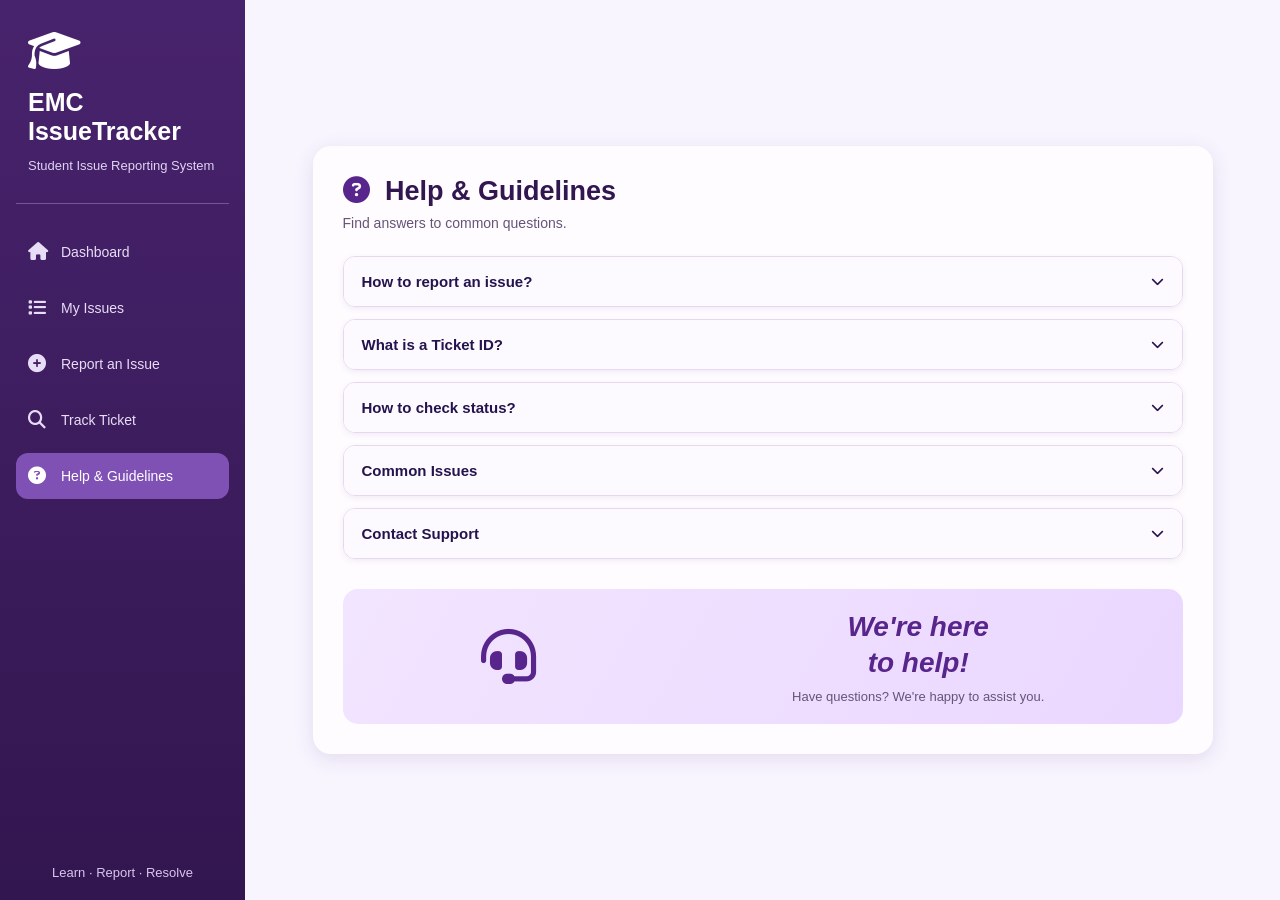
<file: help-guidelines.html>
<!DOCTYPE html>
<html lang="en">

<head>
    <meta charset="UTF-8">
    <meta name="viewport" content="width=device-width, initial-scale=1.0">
    <title>EMC Issue Tracker | Help & Guidelines</title>

    <link rel="stylesheet" href="help-guidelines.css">

    <link rel="stylesheet"
        href="https://cdnjs.cloudflare.com/ajax/libs/font-awesome/6.5.2/css/all.min.css">
    
   <script src="help-guidelines.js" defer></script>
</head>

<body>

    <div class="app">

        <!-- SIDEBAR -->
        <aside class="sidebar">

            <div class="brand">
                <div class="brand-icon">
                    <i class="fa-solid fa-graduation-cap"></i>
                </div>

                <h2>EMC<br>IssueTracker</h2>
                <p>Student Issue Reporting System</p>
            </div>

            <!-- NAVIGATION -->
            <nav class="navigation">

                <a href="#" class="nav-link">
                    <i class="fa-solid fa-house"></i>
                    <span>Dashboard</span>
                </a>

                <a href="#" class="nav-link">
                    <i class="fa-solid fa-list"></i>
                    <span>My Issues</span>
                </a>

                <a href="#" class="nav-link">
                    <i class="fa-solid fa-circle-plus"></i>
                    <span>Report an Issue</span>
                </a>

                <a href="#" class="nav-link">
                    <i class="fa-solid fa-magnifying-glass"></i>
                    <span>Track Ticket</span>
                </a>

                <a href="index.html" class="nav-link active">
                    <i class="fa-solid fa-circle-question"></i>
                    <span>Help & Guidelines</span>
                </a>

            </nav>

            <div class="sidebar-footer">
                <p>Learn · Report · Resolve</p>
            </div>

        </aside>


        <!-- MAIN CONTENT -->
        <main class="main-content">

            <section class="help-container">

                <!-- PAGE HEADING -->
                <div class="page-heading">

                    <h1>
                        <i class="fa-solid fa-circle-question"></i>
                        Help & Guidelines
                    </h1>

                    <p>Find answers to common questions.</p>

                </div>


                <!-- FAQ SECTION -->
                <div class="faq-section">


                    <!-- QUESTION 1 -->
                    <div class="faq-item">

                        <a href="#faq1" class="faq-question">
                            <span>How to report an issue?</span>
                            <i class="fa-solid fa-chevron-down"></i>
                        </a>

                        <div class="faq-answer" id="faq1">

                            <p>Follow these steps to report an issue:</p>

                            <ul>
                                <li>Open the Report an Issue page.</li>
                                <li>Select the appropriate issue category.</li>
                                <li>Enter a clear description of your problem.</li>
                                <li>Upload a screenshot if necessary.</li>
                                <li>Click the Submit Issue button.</li>
                            </ul>

                            <p>After submission, a unique Ticket ID will be generated for your issue.</p>

                        </div>

                    </div>


                    <!-- QUESTION 2 -->
                    <div class="faq-item">

                        <a href="#faq2" class="faq-question">
                            <span>What is a Ticket ID?</span>
                            <i class="fa-solid fa-chevron-down"></i>
                        </a>

                        <div class="faq-answer" id="faq2">

                            <p>A Ticket ID is a unique identification number assigned to every reported issue.</p>

                            <p>For example: EMC-1001</p>

                            <p>You can use this ID to search for your issue and check its current status.</p>

                        </div>

                    </div>


                    <!-- QUESTION 3 -->
                    <div class="faq-item">

                        <a href="#faq3" class="faq-question">
                            <span>How to check status?</span>
                            <i class="fa-solid fa-chevron-down"></i>
                        </a>

                        <div class="faq-answer" id="faq3">

                            <p>You can check your issue status by following these steps:</p>

                            <ul>
                                <li>Open the Track Ticket page.</li>
                                <li>Enter your Ticket ID.</li>
                                <li>Click the Search button.</li>
                                <li>Your current issue status will be displayed.</li>
                            </ul>

                            <p>Your issue may have one of these statuses:</p>

                            <ul>
                                <li>Pending</li>
                                <li>In Progress</li>
                                <li>Resolved</li>
                            </ul>

                        </div>

                    </div>


                    <!-- QUESTION 4 -->
                    <div class="faq-item">

                        <a href="#faq4" class="faq-question">
                            <span>Common Issues</span>
                            <i class="fa-solid fa-chevron-down"></i>
                        </a>

                        <div class="faq-answer" id="faq4">

                            <p>Some common issues that can be reported through the EMC Issue Tracker include:</p>

                            <ul>
                                <li>Unable to log in to the EMC portal.</li>
                                <li>Incorrect project status.</li>
                                <li>Profile information not updating.</li>
                                <li>Technical errors on the website.</li>
                                <li>Other portal-related problems.</li>
                            </ul>

                            <p>Choose the correct category while reporting your issue.</p>

                        </div>

                    </div>


                    <!-- QUESTION 5 -->
                    <div class="faq-item">

                        <a href="#faq5" class="faq-question">
                            <span>Contact Support</span>
                            <i class="fa-solid fa-chevron-down"></i>
                        </a>

                        <div class="faq-answer" id="faq5">

                            <p>Still facing a problem?</p>

                            <p>Please contact the appropriate EMC support team or your college administrator for further assistance.</p>

                            <p>Make sure to provide your Ticket ID and a clear explanation of your issue.</p>

                        </div>

                    </div>

                </div>


                <!-- SUPPORT SECTION -->
                <div class="support-section">

                    <div class="support-person">
                        <i class="fa-solid fa-headset"></i>
                       
                    </div>

                    <div class="support-message">
                        <p>We're here<br>to help!</p>
                        <span>Have questions? We're happy to assist you.</span>
                    </div>

                </div>

            </section>

        </main>

    </div>

</body>
</html>
</file>
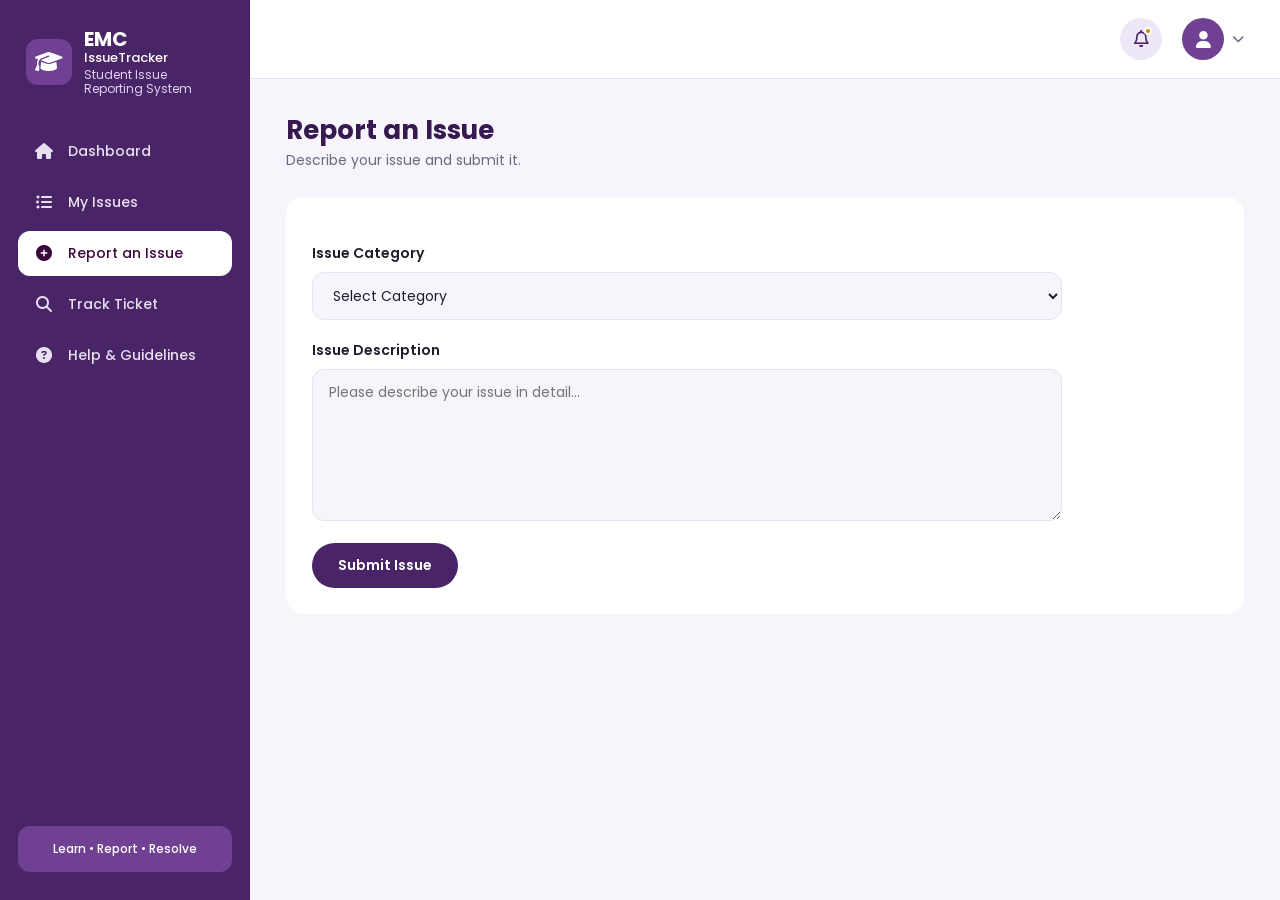
<file: reportissue.html>
<!DOCTYPE html>
<html lang="en">
<head>
    <meta charset="UTF-8">
    <meta name="viewport" content="width=device-width, initial-scale=1.0">

    <title>Report an Issue | EMC IssueTracker</title>

    <!-- Google Font -->
    <link rel="preconnect" href="https://fonts.googleapis.com">
    <link rel="preconnect" href="https://fonts.gstatic.com" crossorigin>
    <link href="https://fonts.googleapis.com/css2?family=Poppins:wght@400;500;600;700&display=swap" rel="stylesheet">

    <!-- Font Awesome Icons -->
    <link rel="stylesheet" href="https://cdnjs.cloudflare.com/ajax/libs/font-awesome/6.5.1/css/all.min.css">

    <!-- Custom CSS -->
    <link rel="stylesheet" href="reportissue.css">
</head>

<body>

<div class="app">

    <!-- SIDEBAR -->
    <aside class="sidebar" id="sidebar">

        <div class="brand">
            <div class="brand-icon">
                <i class="fa-solid fa-graduation-cap"></i>
            </div>

            <div class="brand-text">
                <span class="brand-title">EMC</span>
                <span class="brand-sub">IssueTracker</span>
                <p>Student Issue<br>Reporting System</p>
            </div>
        </div>

        <nav class="nav">
            <ul>
                <li>
                    <a href="#" class="nav-link">
                        <i class="fa-solid fa-house"></i>
                        <span>Dashboard</span>
                    </a>
                </li>

                <li>
                    <a href="my-issues.html" class="nav-link">
                        <i class="fa-solid fa-list-ul"></i>
                        <span>My Issues</span>
                    </a>
                </li>

                <li>
                    <a href="reportissue.html" class="nav-link active">
                        <i class="fa-solid fa-circle-plus"></i>
                        <span>Report an Issue</span>
                    </a>
                </li>

                <li>
                    <a href="#" class="nav-link">
                        <i class="fa-solid fa-magnifying-glass"></i>
                        <span>Track Ticket</span>
                    </a>
                </li>

                <li>
                    <a href="#" class="nav-link">
                        <i class="fa-solid fa-circle-question"></i>
                        <span>Help &amp; Guidelines</span>
                    </a>
                </li>
            </ul>
        </nav>

        <div class="sidebar-footer">
            <span>Learn • Report • Resolve</span>
        </div>

    </aside>

    <!-- MOBILE OVERLAY -->
    <div class="overlay" id="overlay"></div>

    <!-- MAIN WRAPPER -->
    <div class="main-wrapper">

        <!-- TOP HEADER -->
        <header class="topbar">
            <button class="menu-toggle" id="menuToggle" aria-label="Toggle menu">
                <i class="fa-solid fa-bars"></i>
            </button>
             <div class="topbar-actions">
            <button class="icon-btn notification" aria-label="Notifications">
                <i class="fa-regular fa-bell"></i>
                <span class="notification-dot"></span>
            </button>

            <div class="profile" tabindex="0">
                <div class="avatar">
                    <i class="fa-solid fa-user"></i>
                </div>
                <i class="fa-solid fa-chevron-down profile-arrow"></i>
            </div>
        </div>
        </header>

        <!-- MAIN CONTENT -->
        <main class="content">

            <section class="page-header">
                <div>
                    <h1>Report an Issue</h1>
                    <p>Describe your issue and submit it.</p>
                </div>
            </section>

            <section class="card" id="report-issue">

                <form id="issueForm">

                    <label for="issueCategory">Issue Category</label>

                    <select id="issueCategory" required>
                        <option value="">Select Category</option>
                        <option value="Profile">Profile</option>
                        <option value="Project">Project</option>
                        <option value="Login">Login</option>
                        <option value="Other">Other</option>
                    </select>

                    <label for="issueDescription">Issue Description</label>

                    <textarea
                        id="issueDescription"
                        placeholder="Please describe your issue in detail..."
                        rows="6"
                        required></textarea>

                    <button type="submit">Submit Issue</button>

                </form>

            </section>

        </main>

    </div>

</div>

<script src="reportissue.js"></script>

</body>
</html>
</file>
<file: help-guidelines.css>
* {
    margin: 0;
    padding: 0;
    box-sizing: border-box;
}

body {
    font-family: Arial, sans-serif;
    background-color: #F8F5FF;
    color: #24134D;
}

/* MAIN LAYOUT */

.app {
    display: flex;
    min-height: 100vh;
}

/* SIDEBAR */

.sidebar {
    width: 245px;
    min-height: 100vh;
    flex-shrink: 0;
    background: linear-gradient(180deg, #48236D, #32164F);
    color: white;
    padding: 28px 16px 20px;
    display: flex;
    flex-direction: column;
}

.brand {
    padding: 0 12px 28px;
    border-bottom: 1px solid #76539A;
}

.brand-icon {
    font-size: 42px;
    margin-bottom: 12px;
}

.brand h2 {
    font-size: 25px;
    line-height: 1.15;
}

.brand p {
    color: #E0D2F4;
    font-size: 13px;
    margin-top: 10px;
    line-height: 1.5;
}

/* NAVIGATION */

.navigation {
    margin-top: 25px;
    display: flex;
    flex-direction: column;
    gap: 10px;
}

.nav-link {
    display: flex;
    align-items: center;
    gap: 13px;
    padding: 14px 12px;
    border-radius: 12px;
    color: #E8DDF6;
    text-decoration: none;
    font-size: 14px;
    transition: 0.2s;
}

.nav-link i {
    width: 20px;
    font-size: 18px;
}

.nav-link:hover,
.nav-link.active {
    background-color: #8051B5;
    color: white;
}

/* SIDEBAR FOOTER */

.sidebar-footer {
    margin-top: auto;
    padding: 24px 8px 0;
    color: #D9C5F0;
    font-size: 13px;
    text-align: center;
}

/* MAIN CONTENT */

.main-content {
    flex: 1;
    padding: 35px;
    display: flex;
    justify-content: center;
    align-items: center;
}

.help-container {
    width: 100%;
    max-width: 900px;
    padding: 30px;
    background-color: #FFFCFF;
    border-radius: 18px;
    box-shadow: 0 5px 20px rgba(72, 35, 109, 0.12);
}

/* HEADING */

.page-heading {
    margin-bottom: 25px;
}

.page-heading h1 {
    font-size: 27px;
    color: #32164F;
    margin-bottom: 8px;
}

.page-heading h1 i {
    color: #57258B;
    margin-right: 8px;
}

.page-heading p {
    font-size: 14px;
    color: #665477;
}

/* FAQ SECTION */

.faq-section {
    display: flex;
    flex-direction: column;
    gap: 12px;
}

.faq-item {
    border: 1px solid #E5D9F1;
    border-radius: 12px;
    overflow: hidden;
    box-shadow: 0 2px 6px rgba(72, 35, 109, 0.08);
}

/* FAQ QUESTION */

.faq-question {
    display: flex;
    justify-content: space-between;
    align-items: center;
    padding: 16px 18px;
    background-color: #FCF9FF;
    color: #24134D;
    text-decoration: none;
    font-size: 15px;
    font-weight: bold;
    cursor: pointer;
}

.faq-question:hover {
    background-color: #F1E7FF;
}

.faq-question i {
    font-size: 13px;
    transition: transform 0.3s;
}

.faq-question:focus-visible {
    outline: 2px solid #8051B5;
    outline-offset: -2px;
}

/* ROTATE ARROW */

.faq-item.active .faq-question i {
    transform: rotate(180deg);
}

/* FAQ ANSWER */

.faq-answer {
    display: none;
    padding: 18px;
    background-color: white;
    border-top: 1px solid #E5D9F1;
    color: #59496B;
    font-size: 14px;
    line-height: 1.7;
}

.faq-answer.show {
    display: block;
}

.faq-answer p {
    margin-bottom: 10px;
}

.faq-answer ul {
    padding-left: 22px;
    margin-bottom: 10px;
}

.faq-answer li {
    margin-bottom: 5px;
}

/* SUPPORT SECTION */

.support-section {
    margin-top: 30px;
    padding: 20px;
    background: linear-gradient(120deg, #F2E5FF, #EAD7FF);
    border-radius: 15px;
    display: flex;
    align-items: center;
    justify-content: space-around;
    gap: 20px;
}

.support-person {
    display: flex;
    align-items: center;
    gap: 15px;
}

.support-person i {
    font-size: 55px;
    color: #58258C;
}


.support-message {
    text-align: center;
}

.support-message p {
    font-size: 28px;
    font-weight: bold;
    font-style: italic;
    color: #57258B;
    line-height: 1.3;
}

.support-message span {
    display: block;
    margin-top: 8px;
    font-size: 13px;
    color: #665477;
}

/* RESPONSIVE DESIGN */

@media screen and (max-width: 768px) {

    .sidebar {
        width: 190px;
        padding: 20px 10px;
    }

    .brand h2 {
        font-size: 21px;
    }

    .nav-link {
        font-size: 12px;
        padding: 12px 8px;
    }

    .main-content {
        padding: 18px;
    }

    .help-container {
        padding: 20px;
    }

}

@media screen and (max-width: 550px) {

    .app {
        flex-direction: column;
    }

    .sidebar {
        width: 100%;
        min-height: auto;
        padding: 15px;
    }

    .brand {
        text-align: center;
        padding-bottom: 15px;
    }

    .brand-icon {
        font-size: 30px;
    }

    .brand h2 {
        font-size: 19px;
    }

    .brand p,
    .sidebar-footer {
        display: none;
    }

    .navigation {
        flex-direction: row;
        flex-wrap: wrap;
        margin-top: 15px;
        gap: 5px;
    }

    .nav-link {
        flex: 1 1 40%;
        justify-content: center;
        font-size: 11px;
    }

    .nav-link i {
        font-size: 14px;
        width: auto;
    }

    .main-content {
        padding: 12px;
    }

    .page-heading h1 {
        font-size: 22px;
    }

    .faq-question {
        font-size: 13px;
        padding: 14px;
    }

    .support-section {
        flex-direction: column;
    }

}
</file>
<file: reportissue.css>
/* BASIC RESET */
* {
    margin: 0;
    padding: 0;
    box-sizing: border-box;
}

/* BODY */
body {
    font-family: "Poppins", sans-serif;
    background-color: #F7F4FC;
    color: #1F1D2B;
    line-height: 1.5;
}

a {
    text-decoration: none;
    color: inherit;
}

ul {
    list-style: none;
}

button,
input,
select,
textarea {
    font-family: inherit;
}

/* MAIN APP */
.app {
    display: flex;
    min-height: 100vh;
}

.main-wrapper {
    flex: 1;
    margin-left: 250px;
    display: flex;
    flex-direction: column;
    min-width: 0;
}

/* SIDEBAR */
.sidebar {
    position: fixed;
    top: 0;
    left: 0;
    width: 250px;
    height: 100vh;
    background-color: #492466;
    color: white;
    display: flex;
    flex-direction: column;
    padding: 28px 18px;
    z-index: 100;
    transition: transform 0.25s ease;
}

/* BRAND */
.brand {
    display: flex;
    align-items: center;
    gap: 12px;
    padding: 0 8px 32px;
}

.brand-icon {
    width: 46px;
    height: 46px;
    border-radius: 12px;
    background-color: #704093;
    display: flex;
    align-items: center;
    justify-content: center;
    font-size: 22px;
}

.brand-text {
    display: flex;
    flex-direction: column;
    line-height: 1.15;
}
.brand p{
    font-size: 12px;
    line-height: 1.2;
    color: #E0D2F4;
    margin-top: 2px;
}

.brand-title {
    font-size: 20px;
    font-weight: 700;
}

.brand-sub {
    font-size: 13px;
    font-weight: 500;
}

/* NAVIGATION */
.nav {
    flex: 1;
}

.nav ul {
    display: flex;
    flex-direction: column;
    gap: 6px;
}

.nav-link {
    display: flex;
    align-items: center;
    gap: 14px;
    padding: 12px 16px;
    border-radius: 12px;
    font-size: 14px;
    font-weight: 500;
    color: #E8DFF0;
    transition: background 0.25s ease;
}

.nav-link i {
    width: 20px;
    text-align: center;
    font-size: 16px;
}

.nav-link:hover,
.nav-link.active {
    background-color: #FFFFFF;
    color: rgb(59, 9, 59);
    transition: background 0.25s ease;
}


/* SIDEBAR FOOTER */
.sidebar-footer {
    display: flex;
    align-items: center;
    justify-content: center;
    gap: 8px;
    padding: 14px;
    border-radius: 12px;
    background-color: #704093;
    font-size: 12px;
    font-weight: 500;
}

.sidebar-footer i {
    color: #9BE3B4;
}

/* TOP HEADER */
.topbar {
    display: flex;
    align-items: center;
    justify-content: space-between;
    padding: 18px 36px;
    background-color: white;
    border-bottom: 1px solid #E6E1F3;
    position: sticky;
    top: 0;
    z-index: 50;
}

/* MOBILE MENU BUTTON */
.menu-toggle {
    display: none;
    background: none;
    border: none;
    font-size: 20px;
    color: #492466;
    cursor: pointer;
}

/* TOP HEADER ACTIONS */
.topbar-actions {
    display: flex;
    align-items: center;
    gap: 20px;
    margin-left: auto;
}

.icon-btn {
    position: relative;
    width: 42px;
    height: 42px;
    border: none;
    border-radius: 50%;
    background-color: #EDE7F7;
    color: #492466;
    font-size: 17px;
    cursor: pointer;
}

.icon-btn:hover {
    background-color: #E0D6F8;
}

.notification-dot {
    position: absolute;
    top: 9px;
    right: 10px;
    width: 8px;
    height: 8px;
    background-color: #E07B00;
    border: 2px solid white;
    border-radius: 50%;
}

.profile {
    display: flex;
    align-items: center;
    gap: 8px;
    cursor: pointer;
}

.avatar {
    width: 42px;
    height: 42px;
    border-radius: 50%;
    background-color: #704093;
    color: white;
    display: flex;
    align-items: center;
    justify-content: center;
    font-size: 17px;
}

.profile-arrow {
    font-size: 12px;
    color: #6B6880;
}

/* MAIN CONTENT */
.content {
    padding: 32px 36px 48px;
}

.page-header {
    display: flex;
    align-items: center;
    gap: 16px;
    margin-bottom: 26px;
}

.page-icon {
    width: 52px;
    height: 52px;
    border-radius: 12px;
    background-color: #EDE7F7;
    color: #492466;
    display: flex;
    align-items: center;
    justify-content: center;
    font-size: 22px;
}

.page-header h1 {
    font-size: 26px;
    font-weight: 700;
    color: #35194F;
}

.page-header p {
    font-size: 14px;
    color: #6B6880;
}

/* CONTENT CARD */
.card {
    background-color: white;
    border-radius: 18px;
    padding: 26px;
}

/* REPORT ISSUE FORM */
#issueForm {
    max-width: 750px;
}

#issueForm label {
    display: block;
    margin-top: 20px;
    margin-bottom: 8px;
    font-size: 14px;
    font-weight: 600;
    color: #1F1D2B;
}

#issueForm select,
#issueForm textarea {
    display: block;
    width: 100%;
    padding: 12px 16px;
    border: 1px solid #E6E1F3;
    border-radius: 12px;
    font-size: 14px;
    background-color: #F7F4FC;
    color: #1F1D2B;
    outline: none;
}

#issueForm select:focus,
#issueForm textarea:focus {
    border-color: #492466;
    background-color: white;
}

#issueForm textarea {
    resize: vertical;
    min-height: 140px;
}

#issueForm button {
    margin-top: 22px;
    padding: 12px 26px;
    border: none;
    border-radius: 50px;
    background-color: #492466;
    color: white;
    font-size: 14px;
    font-weight: 600;
    cursor: pointer;
}

#issueForm button:hover {
    background-color: #704093;
}

/* MOBILE SIDEBAR OVERLAY */
.overlay {
    display: none;
    position: fixed;
    top: 0;
    left: 0;
    width: 100%;
    height: 100%;
    background-color: rgba(31, 29, 43, 0.45);
    z-index: 90;
}

.overlay.show {
    display: block;
}

/* RESPONSIVE DESIGN */
@media (max-width: 900px) {
    .sidebar {
        transform: translateX(-100%);
    }

    .sidebar.open {
        transform: translateX(0);
    }

    .main-wrapper {
        margin-left: 0;
    }

    .menu-toggle {
        display: block;
    }

    .topbar,
    .content {
        padding-left: 20px;
        padding-right: 20px;
    }
}

@media (max-width: 560px) {
    .card {
        padding: 18px;
    }

    .page-header h1 {
        font-size: 22px;
    }

    #issueForm button {
        width: 100%;
    }
}
</file>
